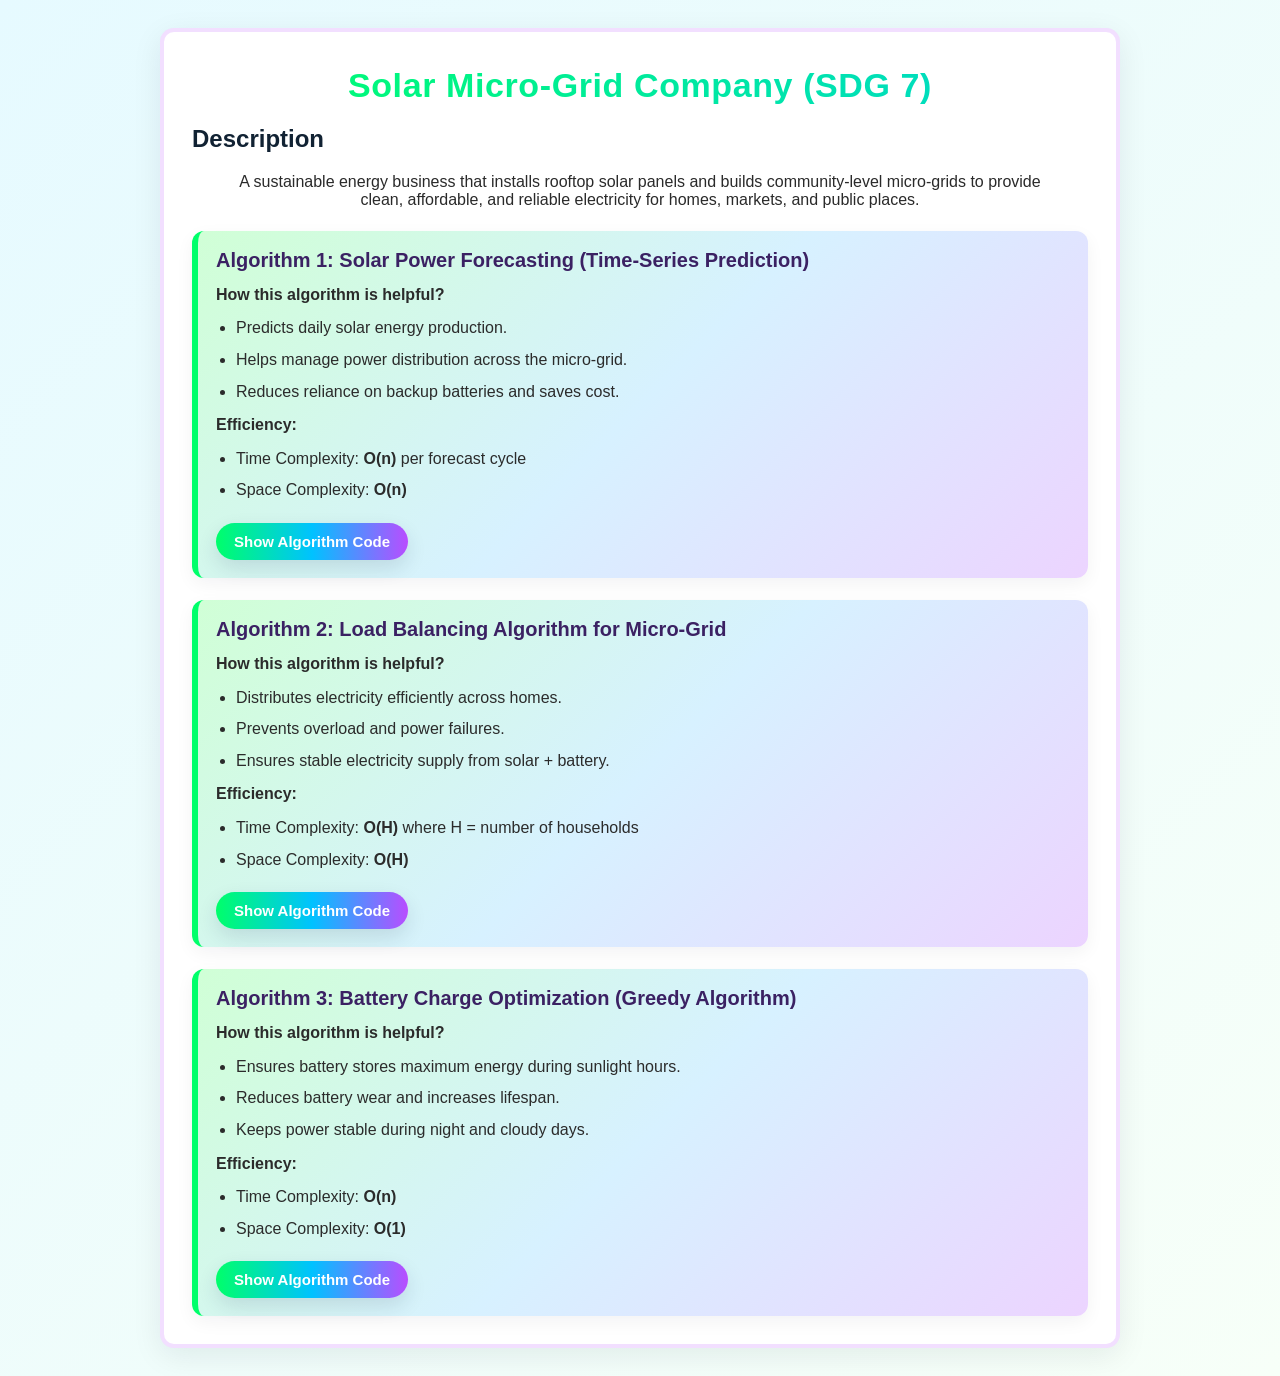
<file: shubharani.html/index.html>
<!DOCTYPE html>
<html lang="en">
<head>
<meta charset="utf-8" />
<meta name="viewport" content="width=device-width,initial-scale=1" />
<title>Solar Micro-Grid Company (SDG 7)</title>
<link rel="stylesheet" href="style.css">
</head>
<body>

<main class="container">

  <!-- Animated title -->
  <h1 class="fancy-title">Solar Micro-Grid Company (SDG 7)</h1>

  <!-- main image -->

  <h2>Description</h2>
  <p class="lead">
    A sustainable energy business that installs rooftop solar panels and builds
    community-level micro-grids to provide clean, affordable, and reliable electricity
    for homes, markets, and public places.
  </p>

  <!-- ALGORITHM 1 -->
  <section class="algo-section">
    <h2>Algorithm 1: Solar Power Forecasting (Time-Series Prediction)</h2>

    <p><strong>How this algorithm is helpful?</strong></p>
    <ul>
      <li>Predicts daily solar energy production.</li>
      <li>Helps manage power distribution across the micro-grid.</li>
      <li>Reduces reliance on backup batteries and saves cost.</li>
    </ul>

    <p><strong>Efficiency:</strong></p>
    <ul>
      <li>Time Complexity: <strong>O(n)</strong> per forecast cycle</li>
      <li>Space Complexity: <strong>O(n)</strong></li>
    </ul>

    <button class="btn" onclick="toggleCode('code1')">Show Algorithm Code</button>

    <pre id="code1" class="code-box">
function forecastSolar(powerData):
    avg = movingAverage(powerData)
    trend = calculateTrend(powerData)
    predicted = avg + trend
    return predicted
    </pre>
  </section>

  <!-- ALGORITHM 2 -->
  <section class="algo-section">
    <h2>Algorithm 2: Load Balancing Algorithm for Micro-Grid</h2>

    <p><strong>How this algorithm is helpful?</strong></p>
    <ul>
      <li>Distributes electricity efficiently across homes.</li>
      <li>Prevents overload and power failures.</li>
      <li>Ensures stable electricity supply from solar + battery.</li>
    </ul>

    <p><strong>Efficiency:</strong></p>
    <ul>
      <li>Time Complexity: <strong>O(H)</strong> where H = number of households</li>
      <li>Space Complexity: <strong>O(H)</strong></li>
    </ul>

    <button class="btn" onclick="toggleCode('code2')">Show Algorithm Code</button>

    <pre id="code2" class="code-box">
function balanceLoad(houses, solarOutput):
    for each house in houses:
        allocate = solarOutput / houses.count
        if house.demand > allocate:
            supplyFromBattery(house)
        else:
            provideSolar(house)
    return updatedDistribution
    </pre>
  </section>

  <!-- ALGORITHM 3 -->
  <section class="algo-section">
    <h2>Algorithm 3: Battery Charge Optimization (Greedy Algorithm)</h2>

    <p><strong>How this algorithm is helpful?</strong></p>
    <ul>
      <li>Ensures battery stores maximum energy during sunlight hours.</li>
      <li>Reduces battery wear and increases lifespan.</li>
      <li>Keeps power stable during night and cloudy days.</li>
    </ul>

    <p><strong>Efficiency:</strong></p>
    <ul>
      <li>Time Complexity: <strong>O(n)</strong></li>
      <li>Space Complexity: <strong>O(1)</strong></li>
    </ul>

    <button class="btn" onclick="toggleCode('code3')">Show Algorithm Code</button>

    <pre id="code3" class="code-box">
function optimizeBattery(solarOutput, batteryCapacity):
    if solarOutput > batteryCapacity.remaining:
        charge(batteryCapacity.remaining)
    else:
        charge(solarOutput)
    return batteryStatus
    </pre>
  </section>

</main>

<script>
  /* simple toggle function used by the three buttons */
  function toggleCode(id){
    const el = document.getElementById(id);
    if(!el) return;
    el.style.display = (el.style.display === 'block') ? 'none' : 'block';
  }

  /* optionally hide code boxes on load (they are hidden by CSS already) */
  document.addEventListener('DOMContentLoaded', ()=> {
    ['code1','code2','code3'].forEach(id => {
      const el = document.getElementById(id);
      if(el) el.style.display = 'none';
    });
  });
</script>

</body>
</html>
</file>
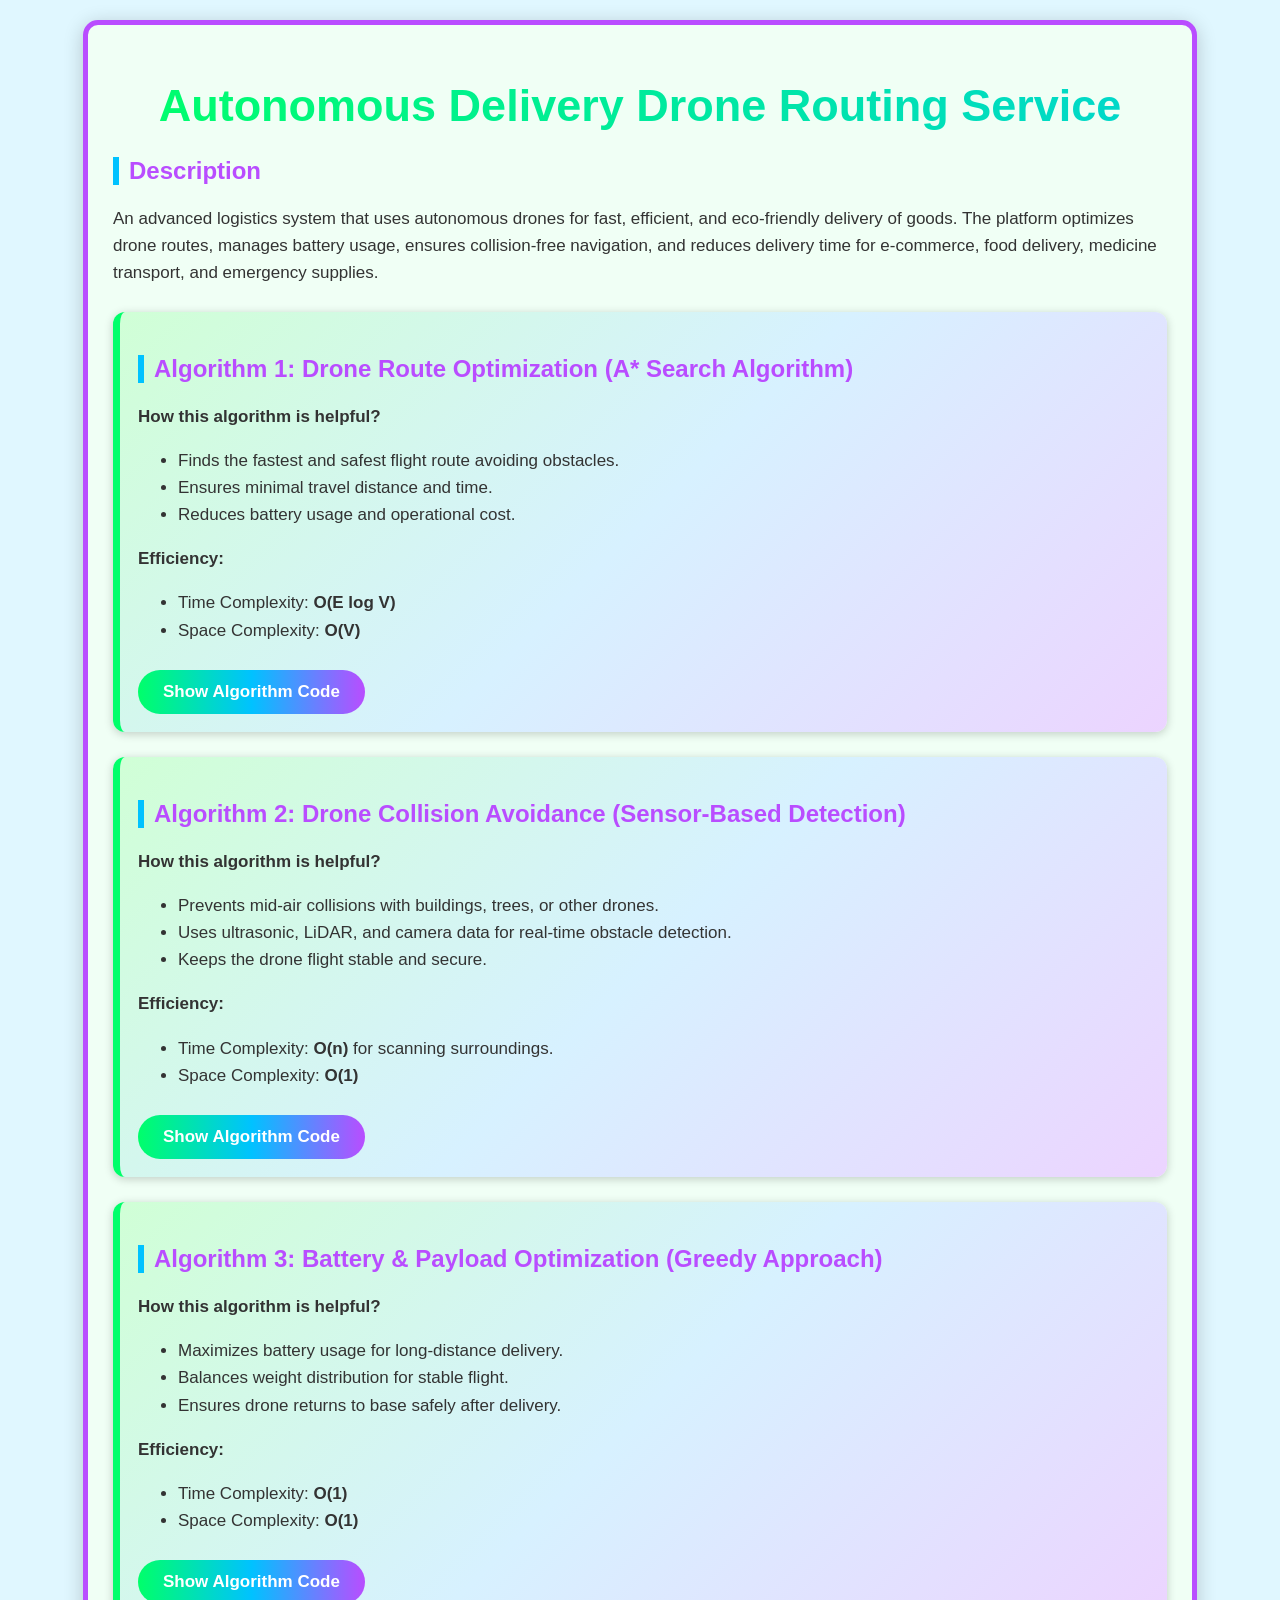
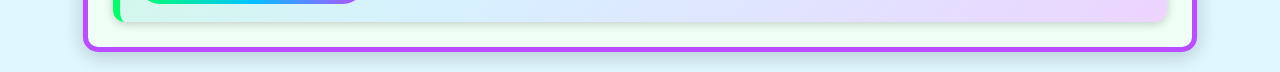
<file: vidya/index.html>
<!DOCTYPE html>
<html lang="en">
<head>
<meta charset="UTF-8">
<title>Autonomous Delivery Drone Routing Service</title>
<link rel="stylesheet" href="style.css">
</head>
<body>

<div class="container">

    <!-- 🔥 Fancy Animated Title -->
    <h1 class="fancy-title">Autonomous Delivery Drone Routing Service</h1>

    <!-- Main Image -->
    <h2>Description</h2>
    <p>
        An advanced logistics system that uses autonomous drones for fast, 
        efficient, and eco-friendly delivery of goods. The platform optimizes drone routes, 
        manages battery usage, ensures collision-free navigation, and reduces delivery time 
        for e-commerce, food delivery, medicine transport, and emergency supplies.
    </p>

    <!-- ---------------- ALGORITHM 1 ---------------- -->
    <div class="algo-section">
        <h2>Algorithm 1: Drone Route Optimization (A* Search Algorithm)</h2>

        <p><b>How this algorithm is helpful?</b></p>
        <ul>
            <li>Finds the fastest and safest flight route avoiding obstacles.</li>
            <li>Ensures minimal travel distance and time.</li>
            <li>Reduces battery usage and operational cost.</li>
        </ul>

        <p><b>Efficiency:</b></p>
        <ul>
            <li>Time Complexity: <b>O(E log V)</b></li>
            <li>Space Complexity: <b>O(V)</b></li>
        </ul>

        <button class="btn" onclick="toggleCode('code1')">Show Algorithm Code</button>

        <div id="code1" class="code-box">
function Astar(start, goal):
    openSet = priorityQueue()
    openSet.push(start)

    while openSet is not empty:
        current = openSet.popLowestCost()

        if current == goal:
            return reconstructPath(current)

        for each neighbor in current.neighbors:
            cost = current.g + distance(current, neighbor)
            if cost < neighbor.g:
                neighbor.g = cost
                neighbor.f = cost + heuristic(neighbor, goal)
                openSet.push(neighbor)
    return failure
        </div>
    </div>

    <!-- ---------------- ALGORITHM 2 ---------------- -->
    <div class="algo-section">
        <h2>Algorithm 2: Drone Collision Avoidance (Sensor-Based Detection)</h2>

        <p><b>How this algorithm is helpful?</b></p>
        <ul>
            <li>Prevents mid-air collisions with buildings, trees, or other drones.</li>
            <li>Uses ultrasonic, LiDAR, and camera data for real-time obstacle detection.</li>
            <li>Keeps the drone flight stable and secure.</li>
        </ul>

        <p><b>Efficiency:</b></p>
        <ul>
            <li>Time Complexity: <b>O(n)</b> for scanning surroundings.</li>
            <li>Space Complexity: <b>O(1)</b></li>
        </ul>

        <button class="btn" onclick="toggleCode('code2')">Show Algorithm Code</button>

        <div id="code2" class="code-box">
function avoidCollision(drone):
    obstacles = scanSurroundings()

    for each obj in obstacles:
        if distance(drone, obj) < safetyLimit:
            adjustPath(drone, obj.position)
    return drone.newPath
        </div>
    </div>

    <!-- ---------------- ALGORITHM 3 ---------------- -->
    <div class="algo-section">
        <h2>Algorithm 3: Battery & Payload Optimization (Greedy Approach)</h2>

        <p><b>How this algorithm is helpful?</b></p>
        <ul>
            <li>Maximizes battery usage for long-distance delivery.</li>
            <li>Balances weight distribution for stable flight.</li>
            <li>Ensures drone returns to base safely after delivery.</li>
        </ul>

        <p><b>Efficiency:</b></p>
        <ul>
            <li>Time Complexity: <b>O(1)</b></li>
            <li>Space Complexity: <b>O(1)</b></li>
        </ul>

        <button class="btn" onclick="toggleCode('code3')">Show Algorithm Code</button>

        <div id="code3" class="code-box">
function optimizeBattery(drone):
    if drone.payloadWeight > maxLimit:
        reducePayload(drone)

    requiredEnergy = calculateEnergy(drone.distance)

    if requiredEnergy < drone.battery:
        allowFlight()
    else:
        rerouteToChargingStation()
    return updatedStatus
        </div>
    </div>

</div>

<script>
function toggleCode(id) {
    let box = document.getElementById(id);
    box.style.display = (box.style.display === "none") ? "block" : "none";
}
</script>

</body>
</html>
</file>
<file: shubharani.html/style.css>
/* ---------- base ---------- */
:root{
  --green: #00ff6a;
  --sky:   #00c2ff;
  --vio:   #b94dff;
  --accent-border: rgba(185,77,255,0.18);
  --card-bg: linear-gradient(135deg, #d0ffd6, #d7f1ff, #ecd4ff);
}

* { box-sizing: border-box; }
body{
  margin:0;
  font-family: Inter, "Segoe UI", Arial, sans-serif;
  background: linear-gradient(135deg,#e6faff 0%, #f7fff8 100%);
  color: #123;
  -webkit-font-smoothing:antialiased;
  -moz-osx-font-smoothing:grayscale;
  padding: 28px 16px;
}

/* container */
.container{
  max-width: 960px;
  margin: 0 auto;
  background: #fff;
  border-radius: 14px;
  padding: 28px;
  border: 4px solid var(--accent-border);
  box-shadow: 0 8px 30px rgba(12,20,40,0.08);
}

/* animated gradient title (error-free) */
.fancy-title{
  font-size: 34px;
  font-weight: 800;
  text-align: center;
  margin: 6px 0 18px 0;

  background: linear-gradient(270deg, var(--vio), var(--sky), var(--green));
  background-size: 300% 300%;

  -webkit-background-clip: text;
  -webkit-text-fill-color: transparent;

  background-clip: text;
  color: transparent;

  animation: shine 3.5s linear infinite;
  letter-spacing: 0.6px;
}
@keyframes shine{
  0%{ background-position: 200% 50%; }
  100%{ background-position: 0% 50%; }
}

/* image */
.main-img{
  width: 40%;
  max-width: 360px;
  display:block;
  margin: 12px auto 18px auto;
  border-radius: 12px;
  border: 4px solid var(--green);
  box-shadow: 0 10px 30px rgba(0,0,0,0.08);
}

/* lead text */
.lead{
  text-align: center;
  max-width: 820px;
  margin: 6px auto 20px;
  color: #2a2a2a;
}

/* algo-section cards */
.algo-section{
  background: var(--card-bg);
  border-left: 6px solid var(--green);
  padding: 18px;
  border-radius: 12px;
  box-shadow: 0 6px 18px rgba(10,20,40,0.05);
  margin-top: 22px;
}

/* headings inside cards */
.algo-section h2{
  margin: 0 0 10px 0;
  color: #3b2163;
  font-size: 20px;
}

/* lists and paragraphs */
.algo-section p, .algo-section ul{
  color: #2b2b2b;
  line-height: 1.6;
  margin: 8px 0;
}
.algo-section ul{ padding-left: 20px; }
.algo-section li{ margin: 6px 0; }

/* button */
.btn{
  display: inline-block;
  border: none;
  cursor: pointer;
  margin-top: 12px;
  padding: 10px 18px;
  border-radius: 28px;
  font-weight: 700;
  font-size: 15px;

  background: linear-gradient(90deg, var(--green), var(--sky), var(--vio));
  color: white;
  box-shadow: 0 8px 20px rgba(18, 30, 70, 0.12);
  transition: transform .18s ease, box-shadow .18s ease;
}
.btn:hover{
  transform: translateY(-4px);
  box-shadow: 0 14px 30px rgba(18, 30, 70, 0.18);
}

/* code box */
.code-box{
  background: #0f1113;
  color: #7ef0d4;
  padding: 14px;
  margin-top: 12px;
  border-radius: 10px;
  font-family: "Courier New", monospace;
  font-size: 13px;
  display: none; /* toggled by JS */
  white-space: pre-wrap;
  border: 2px solid rgba(185,77,255,0.12);
}

/* responsive */
@media (max-width:720px){
  .main-img{ width: 60%; max-width: 260px; }
  .fancy-title{ font-size: 26px; }
  .container{ padding: 18px; }
  .algo-section{ padding: 14px; }
  .btn{ width: 100%; text-align: center; }
}
</file>
<file: vidya/style.css>
body {
    font-family: Arial, sans-serif;
    background: #e0f7ff;
    margin: 0;
    padding: 20px;
}

/* Main container */
.container {
    width: 85%;
    margin: auto;
    background: #f0fff5;
    padding: 25px;
    border-radius: 15px;
    border: 5px solid #b94dff;
    box-shadow: 0 4px 20px rgba(0,0,0,0.2);
}

/* 🔥 Fancy Animated Title */
.fancy-title {
    font-size: 45px;
    font-weight: 900;
    text-align: center;

    /* animated gradient */
    background: linear-gradient(270deg, #b94dff, #00c2ff, #00ff6a);
    background-size: 300% 300%;

    /* for WebKit browsers */
    -webkit-background-clip: text;
    -webkit-text-fill-color: transparent;

    /* standard fallback */
    background-clip: text;
    color: transparent;

    /* animation */
    animation: shine 3s infinite linear;
    margin-bottom: 25px;
}

/* Left → Right (or right→left depending on positions) shine animation */
@keyframes shine {
    0%   { background-position: 200% 50%; }
    100% { background-position:   0% 50%; }
}



/* Image */
.main-img {
    width: 40%;
    max-width: 350px;
    display: block;
    margin: 10px auto 25px auto;
    border-radius: 12px;
    border: 4px solid #00ff6a;
}

/* Headings */
h2 {
    color: #b94dff;
    margin-top: 25px;
    border-left: 6px solid #00c2ff;
    padding-left: 10px;
}

/* Text */
p, li {
    font-size: 17px;
    line-height: 1.6;
    color: #333;
}

/* Algorithm card background */
.algo-section {
    margin-top: 25px;
    padding: 18px;
    background: linear-gradient(135deg, #d0ffd6, #d7f1ff, #ecd4ff);
    border-left: 7px solid #00ff6a;
    border-radius: 12px;
    box-shadow: 0 2px 10px rgba(0,0,0,0.2);
}

/* Button */
.btn {
    background: linear-gradient(to right, #00ff6a, #00c2ff, #b94dff);
    color: white;
    padding: 12px 25px;
    border: none;
    border-radius: 30px;
    cursor: pointer;
    font-size: 17px;
    margin-top: 10px;
    font-weight: bold;
    transition: 0.3s;
}

.btn:hover {
    transform: scale(1.07);
}

/* Code box */
.code-box {
    background: #111;
    color: #00ffea;
    padding: 15px;
    border-radius: 10px;
    white-space: pre-wrap;
    display: none;
    margin-top: 15px;
    font-family: Consolas, monospace;
    border: 2px solid #b94dff;
}
</file>
